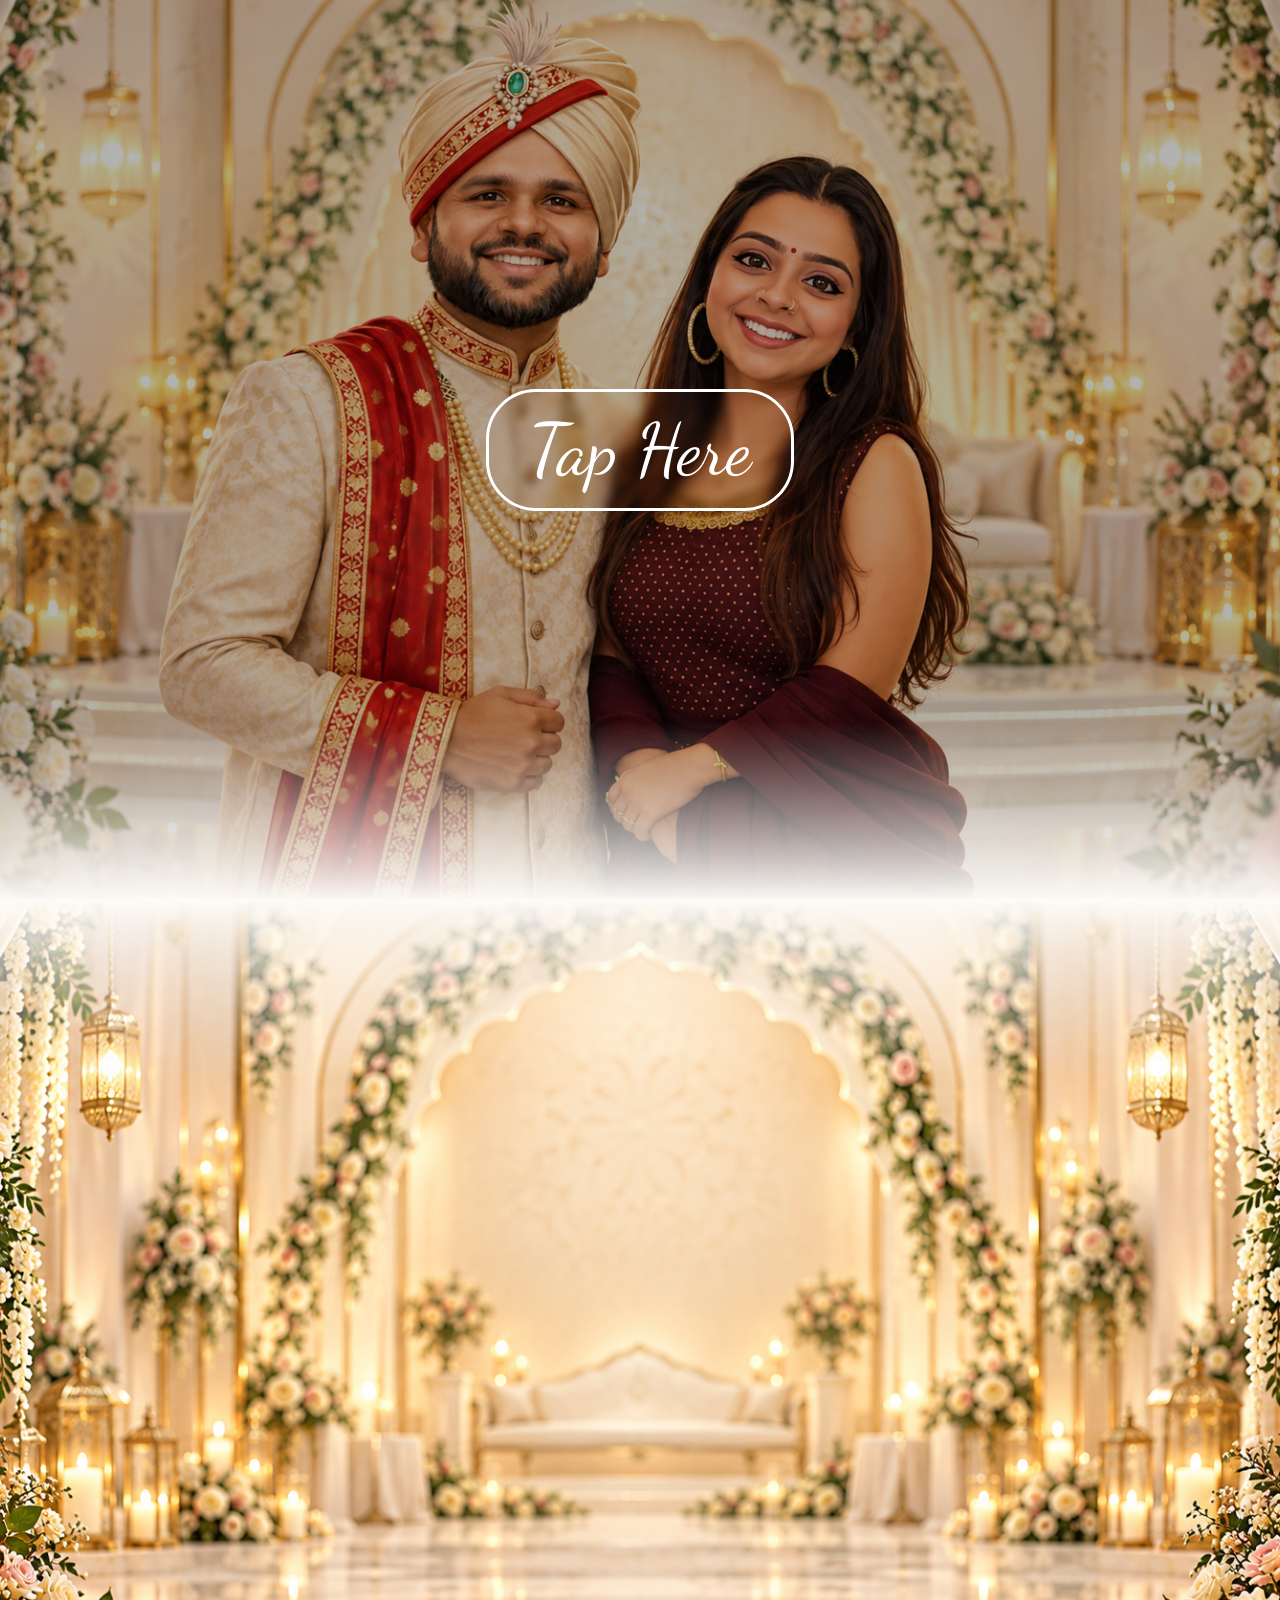
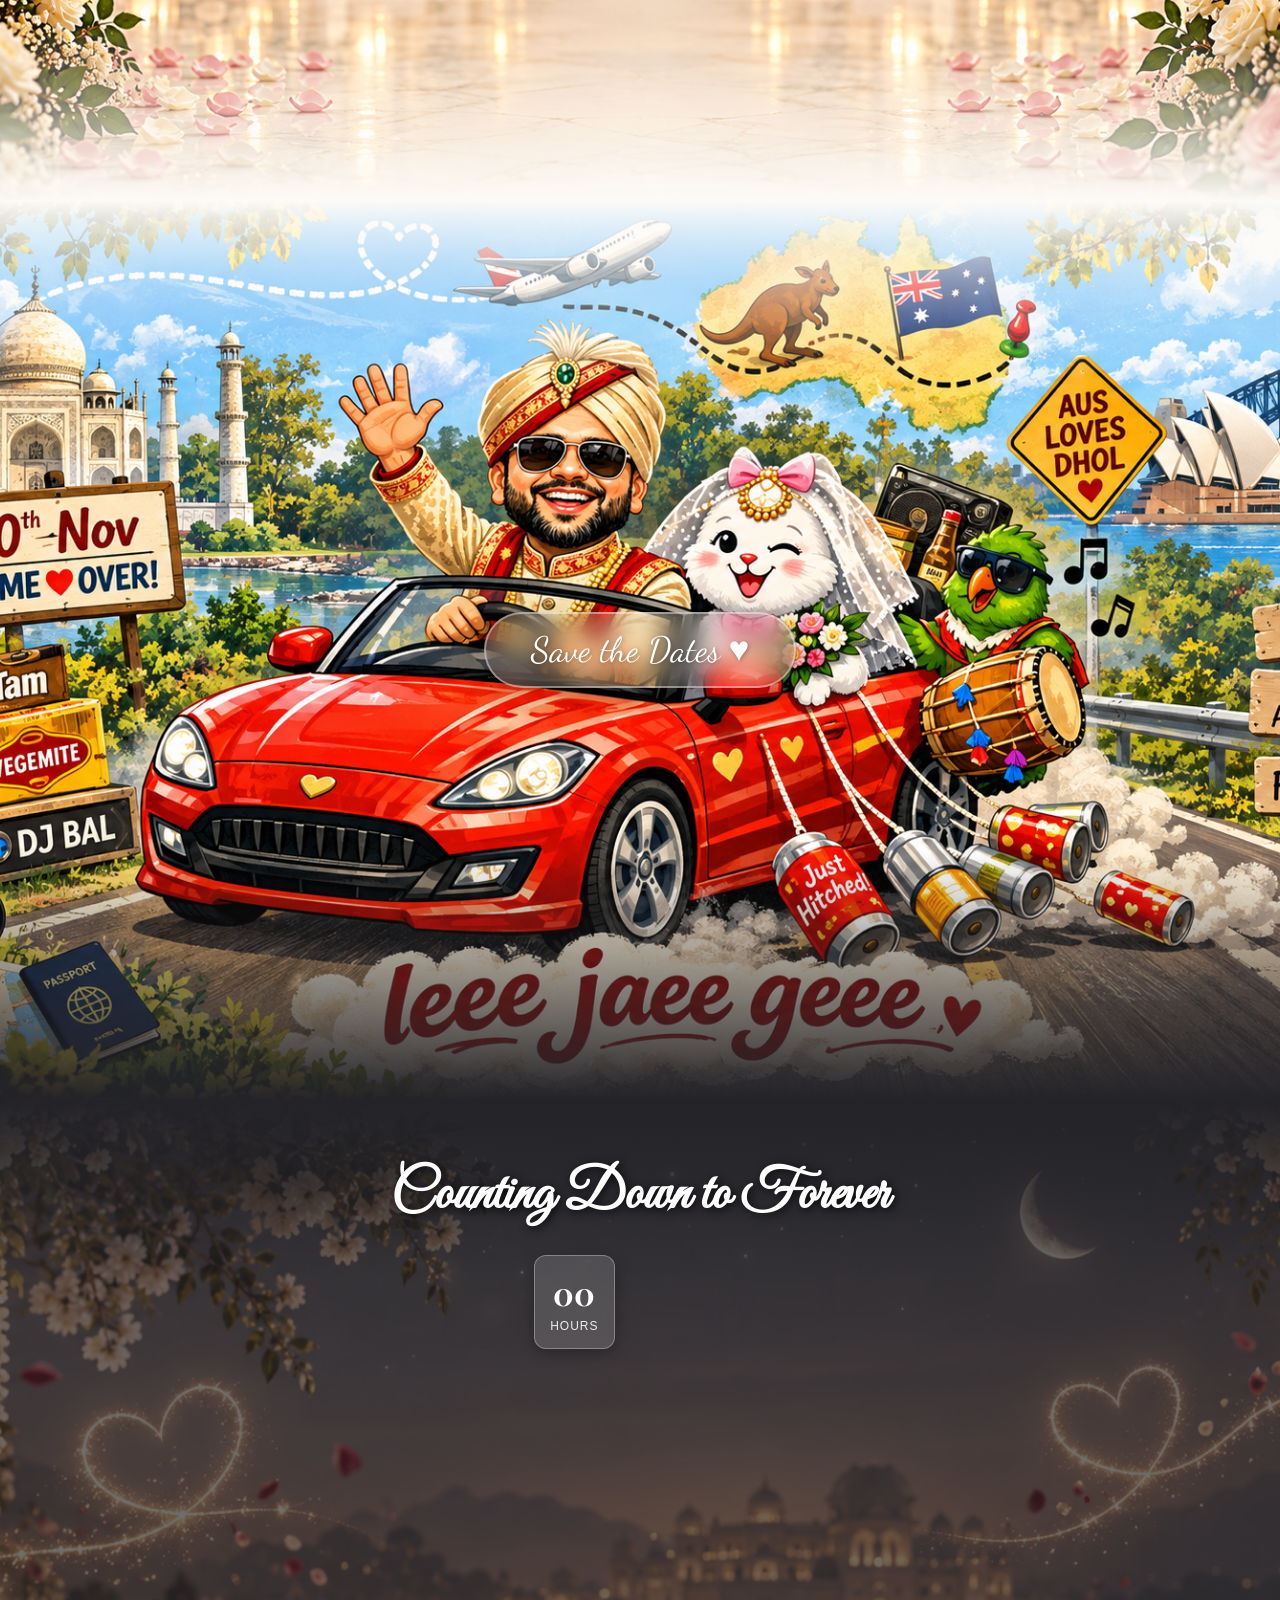
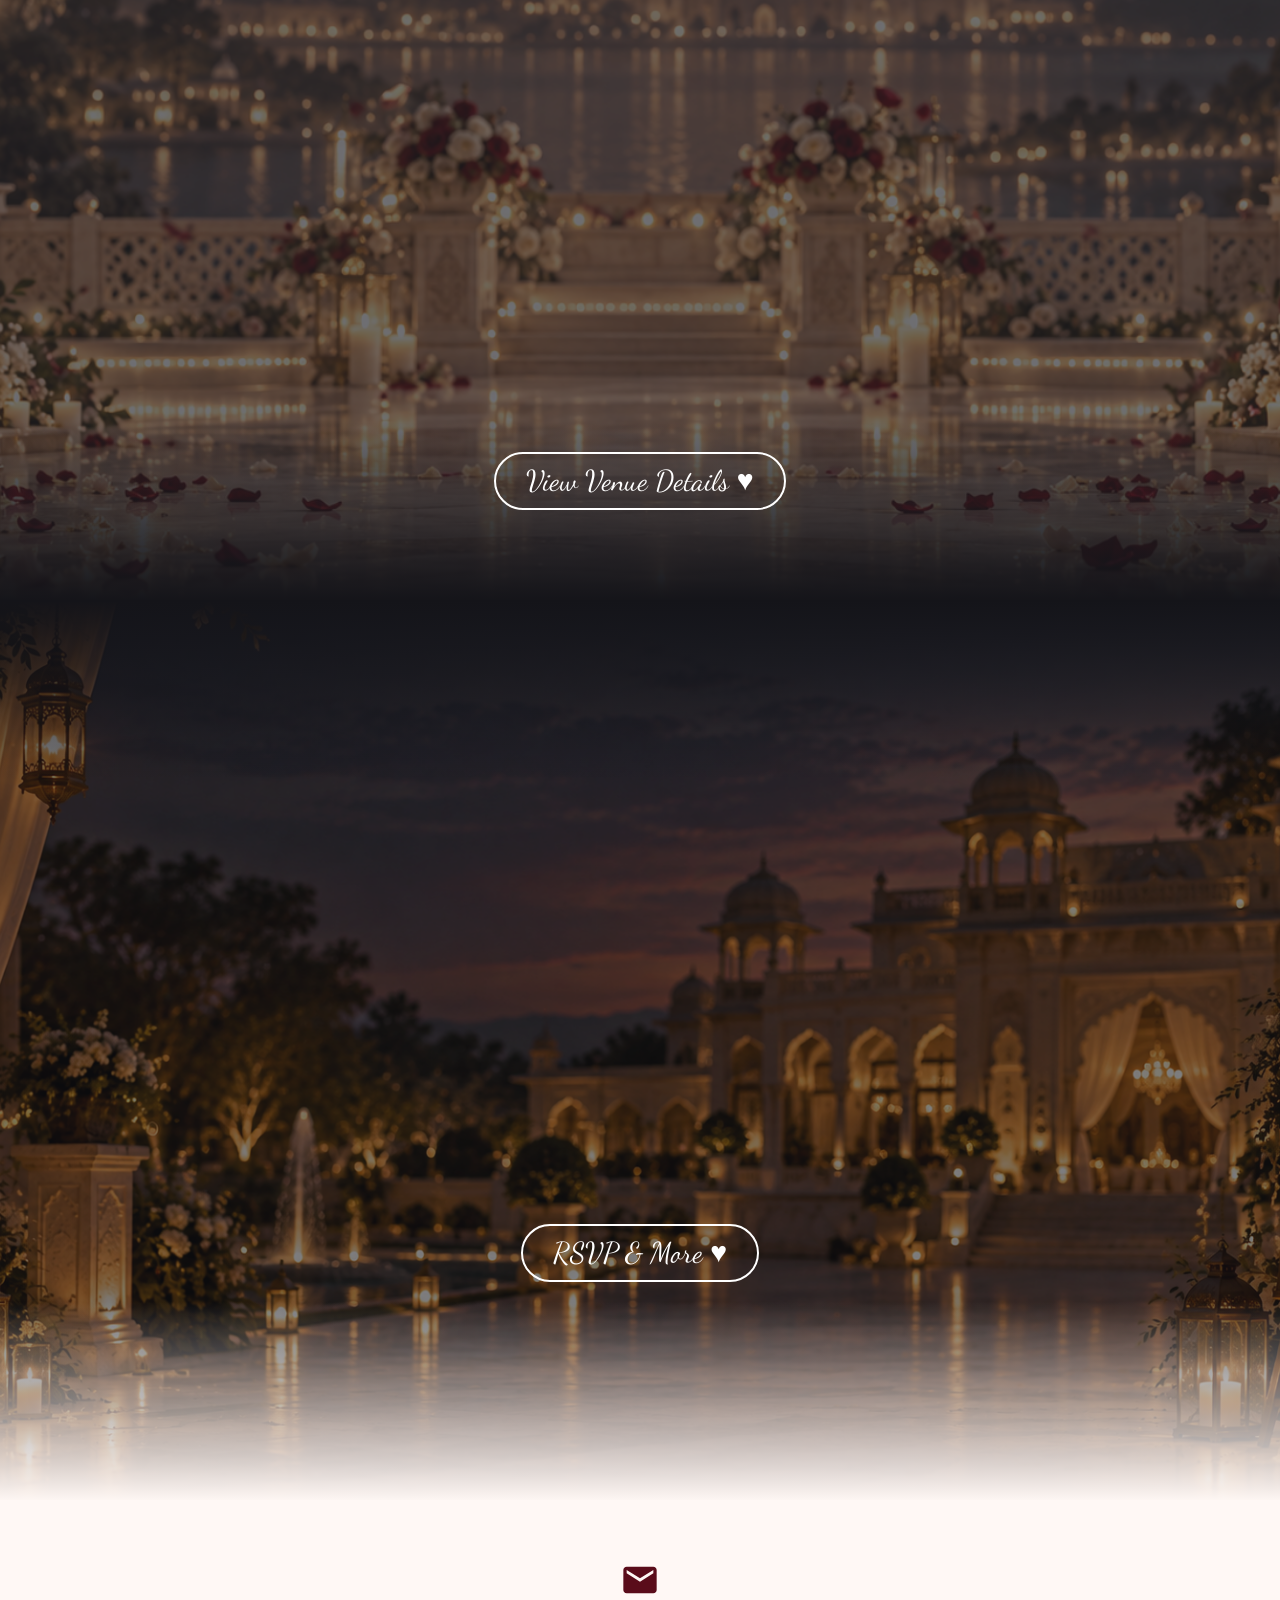
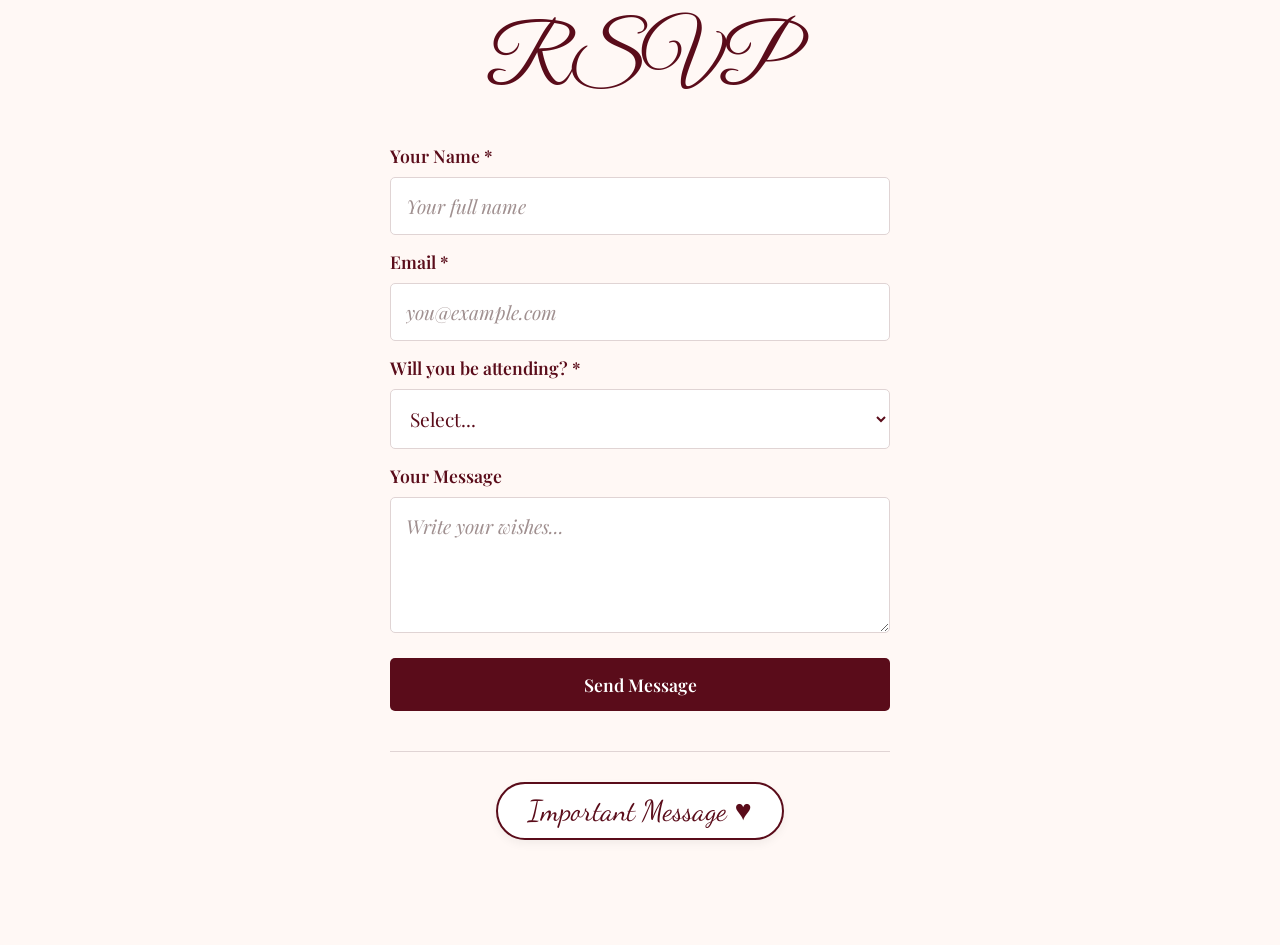
<file: invi/index.html>
<!DOCTYPE html>
<html lang="en">
<head>
    <meta charset="UTF-8">
    <meta name="viewport" content="width=device-width, initial-scale=1.0">
    <title>Wedding Invitation</title>
    
    <!-- Importing Authentic Love Fonts & Elegant Serif Font -->
    <link href="https://fonts.googleapis.com/css2?family=Dancing+Script:wght@700&family=Great+Vibes&family=Playfair+Display:ital,wght@0,400;0,600;1,400&display=swap" rel="stylesheet">
    
    <!-- ALL CSS -->
    <style>
        /* Basic Reset */
        * {
            margin: 0;
            padding: 0;
            box-sizing: border-box;
        }

        body {
            font-family: 'Segoe UI', Tahoma, Geneva, Verdana, sans-serif;
            background-color: #fdfbf7; 
            color: #333;
            overflow-x: hidden; 
        }

        #invitation-container {
            width: 100%;
            background-color: #ffffff;
        }

        /* --- HOME PAGE STYLES --- */
        #home-page {
            position: relative;
            height: 100vh; 
            display: flex;
            justify-content: center;
            align-items: center;
            background-image: url("back1.png"); 
            background-size: cover; 
            background-position: center; 
            background-repeat: no-repeat;
        }

        .overlay {
            position: absolute;
            top: 0;
            left: 0;
            width: 100%;
            height: 100%;
            background-color: rgba(0, 0, 0, 0.3); 
            z-index: 1;
        }

        #home-page::after {
            content: '';
            position: absolute;
            bottom: -2px; 
            left: 0;
            width: 100%;
            height: 180px; 
            background: linear-gradient(to bottom, rgba(253, 251, 247, 0) 0%, rgba(253, 251, 247, 1) 100%);
            z-index: 2;
            pointer-events: none;
        }

        #tap-here-btn {
            position: relative;
            z-index: 3; 
            font-family: 'Dancing Script', cursive; 
            font-size: 3rem; 
            color: #ffffff;
            background-color: transparent;
            border: 3px solid #ffffff;
            padding: 15px 40px;
            border-radius: 50px;
            cursor: pointer;
            backdrop-filter: blur(4px); 
            transition: transform 0.2s ease, background-color 0.3s;
        }

        #tap-here-btn:active {
            transform: scale(0.95);
            background-color: rgba(255, 255, 255, 0.2);
        }

        /* --- SECOND PAGE STYLES --- */
        #second-page {
            position: relative;
            min-height: 100vh; 
            display: flex;
            flex-direction: column;
            justify-content: center;
            align-items: center;
            background-image: url("back2.png"); 
            background-size: cover; 
            background-position: center; 
            background-repeat: no-repeat;
            overflow: hidden; 
            padding: 40px 20px;
        }

        #second-page::before {
            content: '';
            position: absolute;
            top: 0;
            left: 0;
            width: 100%;
            height: 180px;
            background: linear-gradient(to bottom, rgba(253, 251, 247, 1) 0%, rgba(253, 251, 247, 0) 100%);
            z-index: 1;
            pointer-events: none;
        }

        #second-page::after {
            content: '';
            position: absolute;
            bottom: -2px; 
            left: 0;
            width: 100%;
            height: 180px; 
            background: linear-gradient(to bottom, rgba(253, 251, 247, 0) 0%, rgba(253, 251, 247, 1) 100%);
            z-index: 1;
            pointer-events: none;
        }

        .details-card {
            position: relative;
            z-index: 2;
            background: rgba(255, 255, 255, 0.75);
            backdrop-filter: blur(8px);
            border: 1px solid rgba(255, 255, 255, 0.6);
            border-radius: 20px;
            padding: 30px 20px;
            text-align: center;
            width: 100%;
            max-width: 600px;
            box-shadow: 0 10px 30px rgba(0,0,0,0.08);
            opacity: 0;
            transform: translateY(30px);
            transition: opacity 1.5s ease 0.2s, transform 1.5s ease 0.2s; 
        }

        #second-page.animate .details-card {
            opacity: 1;
            transform: translateY(0);
        }

        .intro-text {
            font-family: 'Playfair Display', serif;
            font-style: italic;
            font-size: 1.3rem;
            color: #5a0c1a; 
            margin-bottom: 25px;
            line-height: 1.5;
        }

        .person-details h3 {
            font-family: 'Great Vibes', cursive;
            font-size: 3rem;
            color: #5a0c1a;
            font-weight: normal;
            margin-bottom: 5px;
        }

        .person-details .parents {
            font-family: 'Playfair Display', serif;
            font-style: italic;
            font-size: 1.1rem;
            color: #444;
            margin-bottom: 8px;
        }

        .person-details .credentials {
            font-family: 'Playfair Display', serif;
            font-size: 1.05rem;
            font-weight: 600; 
            color: #5a0c1a; 
            letter-spacing: 0.5px;
            line-height: 1.5;
        }

        .ampersand {
            font-family: 'Great Vibes', cursive;
            font-size: 2.5rem;
            color: #5a0c1a;
            margin: 15px 0;
        }

        #surprise-btn {
            position: relative;
            z-index: 3;
            font-family: 'Dancing Script', cursive;
            font-size: 2rem;
            color: #5a0c1a;
            background-color: rgba(255, 255, 255, 0.85);
            border: 2px solid #5a0c1a;
            padding: 10px 35px;
            border-radius: 30px;
            margin-top: 35px;
            cursor: pointer;
            box-shadow: 0 5px 15px rgba(0,0,0,0.1);
            opacity: 0;
            transform: translateY(20px);
            transition: opacity 1.5s ease 0.6s, transform 1.5s ease 0.6s, background-color 0.3s, color 0.3s;
        }

        #second-page.animate #surprise-btn {
            opacity: 1;
            transform: translateY(0);
        }

        #surprise-btn:active {
            transform: scale(0.95);
        }

        /* --- THIRD PAGE STYLES --- */
        #third-page {
            position: relative;
            min-height: 100vh; 
            display: flex;
            flex-direction: column;
            justify-content: center;
            align-items: center;
            background-image: url("back3.png"); 
            background-size: cover; 
            background-position: center; 
            background-repeat: no-repeat;
            overflow: hidden; 
        }

        #third-page::before {
            content: '';
            position: absolute;
            top: 0;
            left: 0;
            width: 100%;
            height: 180px;
            background: linear-gradient(to bottom, rgba(253, 251, 247, 1) 0%, rgba(253, 251, 247, 0) 100%);
            z-index: 1;
            pointer-events: none;
        }

        #third-page::after {
            content: '';
            position: absolute;
            bottom: -2px; 
            left: 0;
            width: 100%;
            height: 250px; 
            background: linear-gradient(to bottom, rgba(35, 35, 40, 0) 0%, rgba(35, 35, 40, 1) 100%);
            z-index: 1;
            pointer-events: none;
        }

        #blurry-btn {
            position: relative;
            z-index: 3;
            font-family: 'Dancing Script', cursive;
            font-size: 2.2rem;
            color: #ffffff;
            background-color: rgba(255, 255, 255, 0.15); 
            backdrop-filter: blur(12px); 
            border: 2px solid rgba(255, 255, 255, 0.4);
            padding: 15px 45px;
            border-radius: 50px;
            cursor: pointer;
            box-shadow: 0 8px 32px rgba(0, 0, 0, 0.2); 
            text-shadow: 1px 1px 4px rgba(0,0,0,0.3);
            transition: all 0.3s ease;
        }

        #blurry-btn:active {
            transform: scale(0.95);
            background-color: rgba(255, 255, 255, 0.25);
        }

        /* --- FOURTH PAGE STYLES --- */
        #fourth-page {
            position: relative;
            min-height: 100vh;
            height: auto; 
            display: flex;
            flex-direction: column;
            justify-content: center;
            align-items: center;
            background-image: url("back4.png"); 
            background-size: cover; 
            background-position: center; 
            background-repeat: no-repeat;
            padding: 60px 20px; 
        }

        .dark-overlay {
            position: absolute;
            top: 0;
            left: 0;
            width: 100%;
            height: 100%;
            background-color: rgba(35, 35, 40, 0.65); 
            z-index: 1;
        }

        #fourth-page::before {
            content: '';
            position: absolute;
            top: 0;
            left: 0;
            width: 100%;
            height: 180px;
            background: linear-gradient(to bottom, rgba(35, 35, 40, 1) 0%, rgba(35, 35, 40, 0) 100%);
            z-index: 2;
            pointer-events: none;
        }

        #fourth-page::after {
            content: '';
            position: absolute;
            bottom: -2px; 
            left: 0;
            width: 100%;
            height: 180px; 
            background: linear-gradient(to bottom, rgba(25, 25, 30, 0) 0%, rgba(20, 20, 25, 1) 100%);
            z-index: 2;
            pointer-events: none;
        }

        .fourth-page-content {
            position: relative;
            z-index: 3;
            text-align: center;
            color: #ffffff;
            width: 100%;
            max-width: 600px;
            padding-bottom: 30px;
        }

        .fourth-page-content h2 {
            font-family: 'Great Vibes', cursive;
            font-size: 3.5rem;
            color: #ffffff;
            text-shadow: 2px 2px 10px rgba(0,0,0,0.8);
            margin-bottom: 25px;
        }

        .countdown {
            display: flex;
            justify-content: center;
            gap: 15px;
            margin-bottom: 40px;
        }

        .time-box {
            background: rgba(255, 255, 255, 0.15);
            backdrop-filter: blur(8px);
            padding: 15px;
            border-radius: 12px;
            border: 1px solid rgba(255, 255, 255, 0.3);
            text-align: center;
            min-width: 75px;
            box-shadow: 0 4px 15px rgba(0,0,0,0.3);
        }

        .time-box span {
            font-size: 2rem;
            font-weight: bold;
            font-family: 'Playfair Display', serif;
            display: block;
        }

        .time-box p {
            font-size: 0.75rem;
            text-transform: uppercase;
            letter-spacing: 1px;
            margin-top: 5px;
            opacity: 0.9;
        }

        .events-timeline {
            display: flex;
            flex-direction: column;
            gap: 20px;
            margin-bottom: 40px;
        }

        .event-card {
            background: rgba(20, 20, 25, 0.6);
            backdrop-filter: blur(10px);
            padding: 25px;
            border-radius: 15px;
            border-left: 5px solid #d4af37; 
            text-align: left;
            box-shadow: 0 10px 20px rgba(0,0,0,0.4);
            opacity: 0;
            transform: translateY(20px);
            transition: all 0.8s ease;
        }

        #fourth-page.animate .event-card {
            opacity: 1;
            transform: translateY(0);
        }

        .event-card h3 {
            font-family: 'Great Vibes', cursive;
            font-size: 2.4rem;
            color: #d4af37; 
            margin-bottom: 5px;
        }

        .event-card .event-date {
            font-family: 'Playfair Display', serif;
            font-size: 1.1rem;
            font-weight: bold;
            color: #ffffff;
            margin-bottom: 12px;
            letter-spacing: 0.5px;
        }

        .event-card .event-desc {
            font-family: 'Playfair Display', serif;
            font-style: italic;
            font-size: 1.1rem;
            line-height: 1.6;
            color: #fdfbf7;
        }

        #venue-scroll-btn {
            font-family: 'Dancing Script', cursive;
            font-size: 1.8rem;
            color: #ffffff;
            background-color: transparent;
            border: 2px solid #ffffff;
            padding: 10px 30px;
            border-radius: 30px;
            cursor: pointer;
            transition: all 0.3s ease;
        }

        /* --- FIFTH PAGE STYLES (Venue Page) --- */
        #fifth-page {
            position: relative;
            min-height: 100vh; 
            display: flex;
            flex-direction: column;
            justify-content: center;
            align-items: center;
            background-image: url("back5.png"); 
            background-size: cover; 
            background-position: center; 
            background-repeat: no-repeat;
            padding: 40px 20px;
            overflow: hidden;
        }

        .venue-overlay {
            position: absolute;
            top: 0;
            left: 0;
            width: 100%;
            height: 100%;
            background-color: rgba(20, 20, 25, 0.55); 
            z-index: 1;
        }

        #fifth-page::before {
            content: '';
            position: absolute;
            top: 0;
            left: 0;
            width: 100%;
            height: 180px;
            background: linear-gradient(to bottom, rgba(20, 20, 25, 1) 0%, rgba(20, 20, 25, 0) 100%);
            z-index: 2;
            pointer-events: none;
        }

        #fifth-page::after {
            content: '';
            position: absolute;
            bottom: -2px; 
            left: 0;
            width: 100%;
            height: 200px;
            background: linear-gradient(to bottom, rgba(255, 248, 245, 0) 0%, rgba(255, 248, 245, 1) 100%);
            z-index: 2;
            pointer-events: none;
        }

        .venue-card {
            position: relative;
            z-index: 3;
            background: rgba(255, 255, 255, 0.1);
            backdrop-filter: blur(10px);
            border: 1px solid rgba(255, 255, 255, 0.2);
            border-radius: 20px;
            padding: 40px 20px;
            text-align: center;
            width: 100%;
            max-width: 600px;
            box-shadow: 0 10px 30px rgba(0,0,0,0.4);
            color: #ffffff;
            opacity: 0;
            transform: translateY(30px);
            transition: all 1s ease;
        }

        #fifth-page.animate .venue-card {
            opacity: 1;
            transform: translateY(0);
        }

        .venue-subtitle {
            font-family: 'Playfair Display', serif;
            font-size: 1.1rem;
            letter-spacing: 3px;
            text-transform: uppercase;
            color: #d4af37;
            margin-bottom: 10px;
        }

        .venue-card h2 {
            font-family: 'Great Vibes', cursive;
            font-size: 3.5rem;
            color: #ffffff;
            margin-bottom: 15px;
            text-shadow: 2px 2px 8px rgba(0,0,0,0.5);
        }

        .venue-address {
            font-family: 'Playfair Display', serif;
            font-size: 1.3rem;
            margin-bottom: 25px;
            letter-spacing: 1px;
        }

        .venue-tagline {
            font-family: 'Dancing Script', cursive;
            font-size: 2rem;
            color: #d4af37;
            margin-bottom: 35px;
        }

        .maps-btn {
            display: inline-block;
            font-family: 'Playfair Display', serif;
            font-style: italic;
            font-size: 1rem;
            font-weight: 600;
            color: #5a0c1a;
            background-color: #ffffff;
            text-decoration: none;
            padding: 15px 25px;
            border-radius: 30px;
            box-shadow: 0 5px 15px rgba(0,0,0,0.3);
            transition: all 0.3s ease;
        }

        .maps-btn:active {
            transform: scale(0.95);
        }

        #rsvp-scroll-btn {
            position: relative;
            z-index: 3;
            font-family: 'Dancing Script', cursive;
            font-size: 1.8rem;
            color: #ffffff;
            background-color: transparent;
            border: 2px solid #ffffff;
            padding: 10px 30px;
            border-radius: 30px;
            margin-top: 30px;
            cursor: pointer;
            transition: all 0.3s ease;
        }

        /* --- SIXTH PAGE STYLES (RSVP & Kids Message) --- */
        #sixth-page {
            position: relative;
            min-height: 100vh;
            display: flex;
            flex-direction: column;
            justify-content: flex-start;
            align-items: center;
            background-color: #fff8f5; 
            padding: 60px 20px 80px 20px;
            overflow: hidden;
        }

        .rsvp-container {
            width: 100%;
            max-width: 500px;
            text-align: center;
            margin-bottom: 40px;
        }

        .rsvp-header {
            margin-bottom: 30px;
        }

        .rsvp-header svg {
            width: 40px;
            height: 40px;
            fill: #5a0c1a; 
            margin-bottom: 10px;
        }

        .rsvp-header h2 {
            font-family: 'Great Vibes', cursive;
            font-size: 4rem;
            color: #5a0c1a;
            font-weight: normal;
        }

        .rsvp-form {
            display: flex;
            flex-direction: column;
            text-align: left;
            gap: 15px;
        }

        .rsvp-form label {
            font-family: 'Playfair Display', serif;
            font-size: 0.95rem;
            font-weight: 600;
            color: #5a0c1a;
            margin-bottom: -5px;
        }

        /* --- UPDATED RSVP INPUT STYLING --- */
        .rsvp-form input,
        .rsvp-form select,
        .rsvp-form textarea {
            width: 100%;
            padding: 12px 15px;
            border: 1px solid #e0d4d4;
            border-radius: 5px;
            font-family: 'Playfair Display', serif; /* Elegant font added here */
            font-size: 1.1rem;
            background-color: #ffffff;
            color: #5a0c1a; /* Royal burgundy color for the typed text */
            outline: none;
            transition: border-color 0.3s, box-shadow 0.3s;
        }

        /* Making the placeholder text elegant and italicized */
        .rsvp-form input::placeholder,
        .rsvp-form textarea::placeholder {
            font-family: 'Playfair Display', serif;
            font-style: italic;
            color: #a09090; /* Soft greyish pink */
        }

        .rsvp-form input:focus,
        .rsvp-form select:focus,
        .rsvp-form textarea:focus {
            border-color: #5a0c1a;
            box-shadow: 0 0 5px rgba(90, 12, 26, 0.2);
        }

        .rsvp-submit {
            background-color: #5a0c1a;
            color: #ffffff;
            border: none;
            padding: 15px;
            font-family: 'Playfair Display', serif;
            font-size: 1.1rem;
            font-weight: 600;
            border-radius: 5px;
            cursor: pointer;
            margin-top: 10px;
            transition: background-color 0.3s;
        }

        .rsvp-submit:active {
            transform: scale(0.98);
        }

        /* Kids Message Section */
        .kids-section {
            width: 100%;
            max-width: 500px;
            text-align: center;
            border-top: 1px solid #e0d4d4;
            padding-top: 30px;
        }

        #important-msg-btn {
            font-family: 'Dancing Script', cursive;
            font-size: 1.8rem;
            color: #5a0c1a;
            background-color: #ffffff;
            border: 2px solid #5a0c1a;
            padding: 10px 30px;
            border-radius: 30px;
            cursor: pointer;
            box-shadow: 0 4px 10px rgba(0,0,0,0.05);
            transition: all 0.3s ease;
        }

        #important-msg-btn:active {
            transform: scale(0.95);
        }

        #important-msg-btn:hover {
            background-color: #5a0c1a;
            color: #ffffff;
        }

        .kids-messages {
            display: flex;
            flex-direction: column;
            gap: 20px;
            margin-top: 25px;
            opacity: 0;
            transform: translateY(20px);
            pointer-events: none;
            transition: all 0.5s ease;
            max-height: 0;
            overflow: hidden;
        }

        .kids-messages.show {
            opacity: 1;
            transform: translateY(0);
            pointer-events: auto;
            max-height: 500px; 
        }

        .bubble {
            position: relative;
            max-width: 80%;
            padding: 15px 20px;
            border-radius: 20px;
            font-family: 'Dancing Script', cursive;
            font-size: 1.6rem;
            box-shadow: 0 4px 15px rgba(0,0,0,0.05);
        }

        .bubble span {
            display: block;
            font-family: 'Playfair Display', serif;
            font-size: 0.85rem;
            font-weight: bold;
            text-transform: uppercase;
            letter-spacing: 1px;
            margin-top: 5px;
        }

        .bubble.left {
            align-self: flex-start;
            background-color: #ffffff;
            color: #5a0c1a;
            border: 2px solid #5a0c1a;
            border-bottom-left-radius: 0; 
            text-align: left;
        }

        .bubble.right {
            align-self: flex-end;
            background-color: #5a0c1a;
            color: #ffffff;
            border-bottom-right-radius: 0; 
            text-align: right;
        }
        
        .bubble.right span {
            color: #fdfbf7;
        }

        /* Responsive */
        @media (min-width: 768px) {
            #tap-here-btn { font-size: 4.5rem; }
            .rsvp-header h2 { font-size: 5rem; }
            .rsvp-form label { font-size: 1.1rem; }
            .rsvp-form input, .rsvp-form select, .rsvp-form textarea { font-size: 1.2rem; padding: 15px; }
            .bubble { font-size: 2rem; }
        }
    </style>
</head>
<body>

    <main id="invitation-container">
        
        <!-- FIRST PAGE -->
        <section id="home-page">
            <div class="overlay"></div>
            <button id="tap-here-btn">Tap Here</button>
        </section>

        <!-- SECOND PAGE -->
        <section id="second-page">
            <div class="details-card">
                <p class="intro-text">We are honored to welcome you<br>to the Wedding Ceremony of</p>
                <div class="formal-names">
                    <div class="person-details">
                        <h3>Balpreet Singh</h3>
                        <p class="parents">Son of Mr. & Mrs. Balvir Singh</p>
                        <p class="credentials">BCA, MCA, Pursuing Ph.D.<br>Teaching Assistant</p>
                    </div>
                    <div class="ampersand">&</div>
                    <div class="person-details">
                        <h3>Amrit Paul</h3>
                        <p class="parents">Daughter of Mr. & Mrs. Inderjit Paul</p>
                        <p class="credentials">MBA, Australia</p>
                    </div>
                </div>
            </div>
            <button id="surprise-btn">Click for Surprise ♥</button>
        </section>

        <!-- THIRD PAGE -->
        <section id="third-page">
            <button id="blurry-btn">Save the Dates ♥</button>
        </section>

        <!-- FOURTH PAGE -->
        <section id="fourth-page">
            <div class="dark-overlay"></div>
            <div class="fourth-page-content">
                <h2>Counting Down to Forever</h2>
                
                <div class="countdown">
                    <div class="time-box">
                        <span id="days">00</span>
                        <p>Days</p>
                    </div>
                    <div class="time-box">
                        <span id="hours">00</span>
                        <p>Hours</p>
                    </div>
                    <div class="time-box">
                        <span id="minutes">00</span>
                        <p>Minutes</p>
                    </div>
                    <div class="time-box">
                        <span id="seconds">00</span>
                        <p>Seconds</p>
                    </div>
                </div>

                <div class="events-timeline">
                    <div class="event-card">
                        <h3>Jaggo Ceremony</h3>
                        <p class="event-date">18 November 2026</p>
                        <p class="event-desc">Join us as we begin the wedding celebrations with the joyful Jaggo Ceremony.</p>
                    </div>
                    <div class="event-card">
                        <h3>Wedding Ceremony</h3>
                        <p class="event-date">20 November 2026</p>
                        <p class="event-desc">Your gracious presence is requested as we celebrate our union with love and blessings. ♥</p>
                    </div>
                    <div class="event-card">
                        <h3>Reception</h3>
                        <p class="event-date">21 November 2026 · 12:00 PM onwards</p>
                        <p class="event-desc">Your gracious presence is requested at the Reception as we celebrate together with family and friends.</p>
                    </div>
                </div>
                
                <button id="venue-scroll-btn">View Venue Details ♥</button>

            </div>
        </section>

        <!-- FIFTH PAGE (Venue) -->
        <section id="fifth-page">
            <div class="venue-overlay"></div>
            <div class="venue-card">
                <p class="venue-subtitle">Venue</p>
                <h2>The London Dreams</h2>
                <p class="venue-address">Palahi Road, Phagwara</p>
                <p class="venue-tagline">"Where Dreams Come True"</p>
                
                <a href="https://www.google.com/maps/search/?api=1&query=The+London+Dreams,+Palahi+Road,+Phagwara" target="_blank" class="maps-btn">
                    Follow this path to begin our forever destiny ♥
                </a>
            </div>

            <!-- Scroll to RSVP -->
            <button id="rsvp-scroll-btn">RSVP & More ♥</button>
        </section>

        <!-- SIXTH PAGE (RSVP & Kids Message) -->
        <section id="sixth-page">
            
            <!-- RSVP Form Container -->
            <div class="rsvp-container">
                <div class="rsvp-header">
                    <svg viewBox="0 0 24 24" xmlns="http://www.w3.org/2000/svg">
                        <path d="M20 4H4C2.9 4 2.01 4.9 2.01 6L2 18C2 19.1 2.9 20 4 20H20C21.1 20 22 19.1 22 18V6C22 4.9 21.1 4 20 4ZM20 8L12 13L4 8V6L12 11L20 6V8Z"/>
                    </svg>
                    <h2>RSVP</h2>
                </div>

                <form class="rsvp-form" onsubmit="event.preventDefault(); alert('RSVP functionality would go here!');">
                    <label>Your Name *</label>
                    <input type="text" placeholder="Your full name" required>

                    <label>Email *</label>
                    <input type="email" placeholder="you@example.com" required>

                    <label>Will you be attending? *</label>
                    <select required>
                        <option value="" disabled selected>Select...</option>
                        <option value="yes">Joyfully Accept</option>
                        <option value="no">Regretfully Decline</option>
                    </select>

                    <label>Your Message</label>
                    <textarea placeholder="Write your wishes..." rows="4"></textarea>

                    <button type="submit" class="rsvp-submit">Send Message</button>
                </form>
            </div>

            <!-- Kids Important Message Section -->
            <div class="kids-section">
                <button id="important-msg-btn" type="button">Important Message ♥</button>
                
                <div id="kids-messages-container" class="kids-messages">
                    <!-- Left Bubble (Narya) -->
                    <div class="bubble left">
                        "Meri masi ki shadi me jrur ana"
                        <span>- Nayra</span>
                    </div>

                    <!-- Right Bubble (Mannu & Shindu) -->
                    <div class="bubble right">
                        "Mele chachu ki shadi me jrur ana"
                        <span>- Mannu & Shindu</span>
                    </div>
                </div>
            </div>

        </section>
        
    </main>

    <!-- ALL JAVASCRIPT -->
    <script>
        // Reusable Smooth Scroll Function
        function smoothScrollTo(targetId, duration) {
            const target = document.getElementById(targetId);
            const targetPosition = target.getBoundingClientRect().top;
            const startPosition = window.pageYOffset;
            let startTime = null;

            function smoothScroll(currentTime) {
                if (startTime === null) startTime = currentTime;
                const timeElapsed = currentTime - startTime;
                
                const progress = Math.min(timeElapsed / duration, 1);
                const ease = progress < 0.5 
                    ? 2 * progress * progress 
                    : -1 + (4 - 2 * progress) * progress;
                
                window.scrollTo(0, startPosition + (targetPosition * ease));
                
                if (timeElapsed < duration) {
                    requestAnimationFrame(smoothScroll);
                }
            }
            requestAnimationFrame(smoothScroll);
        }

        // Button Scroll Listeners
        document.getElementById("tap-here-btn").addEventListener("click", function() { smoothScrollTo("second-page", 1800); });
        document.getElementById("surprise-btn").addEventListener("click", function() { smoothScrollTo("third-page", 1800); });
        document.getElementById("blurry-btn").addEventListener("click", function() { smoothScrollTo("fourth-page", 1800); });
        document.getElementById("venue-scroll-btn").addEventListener("click", function() { smoothScrollTo("fifth-page", 1800); });
        document.getElementById("rsvp-scroll-btn").addEventListener("click", function() { smoothScrollTo("sixth-page", 1800); });

        // Toggle Kids Messages
        document.getElementById("important-msg-btn").addEventListener("click", function() {
            const container = document.getElementById("kids-messages-container");
            container.classList.toggle("show");
            
            if(container.classList.contains("show")) {
                setTimeout(() => {
                    container.scrollIntoView({ behavior: 'smooth', block: 'end' });
                }, 300);
            }
        });

        // Countdown Timer Logic
        const weddingDate = new Date("November 20, 2026 00:00:00").getTime();
        const countdownTimer = setInterval(function() {
            const now = new Date().getTime();
            const distance = weddingDate - now;
            
            if (distance < 0) {
                clearInterval(countdownTimer);
                document.getElementById("days").innerText = "00";
                document.getElementById("hours").innerText = "00";
                document.getElementById("minutes").innerText = "00";
                document.getElementById("seconds").innerText = "00";
                return;
            }
            
            const days = Math.floor(distance / (1000 * 60 * 60 * 24));
            const hours = Math.floor((distance % (1000 * 60 * 60 * 24)) / (1000 * 60 * 60));
            const minutes = Math.floor((distance % (1000 * 60 * 60)) / (1000 * 60));
            const seconds = Math.floor((distance % (1000 * 60)) / 1000);
            
            document.getElementById("days").innerText = days < 10 ? "0" + days : days;
            document.getElementById("hours").innerText = hours < 10 ? "0" + hours : hours;
            document.getElementById("minutes").innerText = minutes < 10 ? "0" + minutes : minutes;
            document.getElementById("seconds").innerText = seconds < 10 ? "0" + seconds : seconds;
        }, 1000);

        // Animation trigger for details, events, and venue cards
        const observer = new IntersectionObserver((entries) => {
            entries.forEach(entry => {
                if (entry.isIntersecting) {
                    entry.target.classList.add('animate');
                } else {
                    entry.target.classList.remove('animate'); 
                }
            });
        }, { threshold: 0.15 });

        observer.observe(document.getElementById('second-page'));
        observer.observe(document.getElementById('fourth-page'));
        observer.observe(document.getElementById('fifth-page'));
    </script>
</body>
</html>
</file>
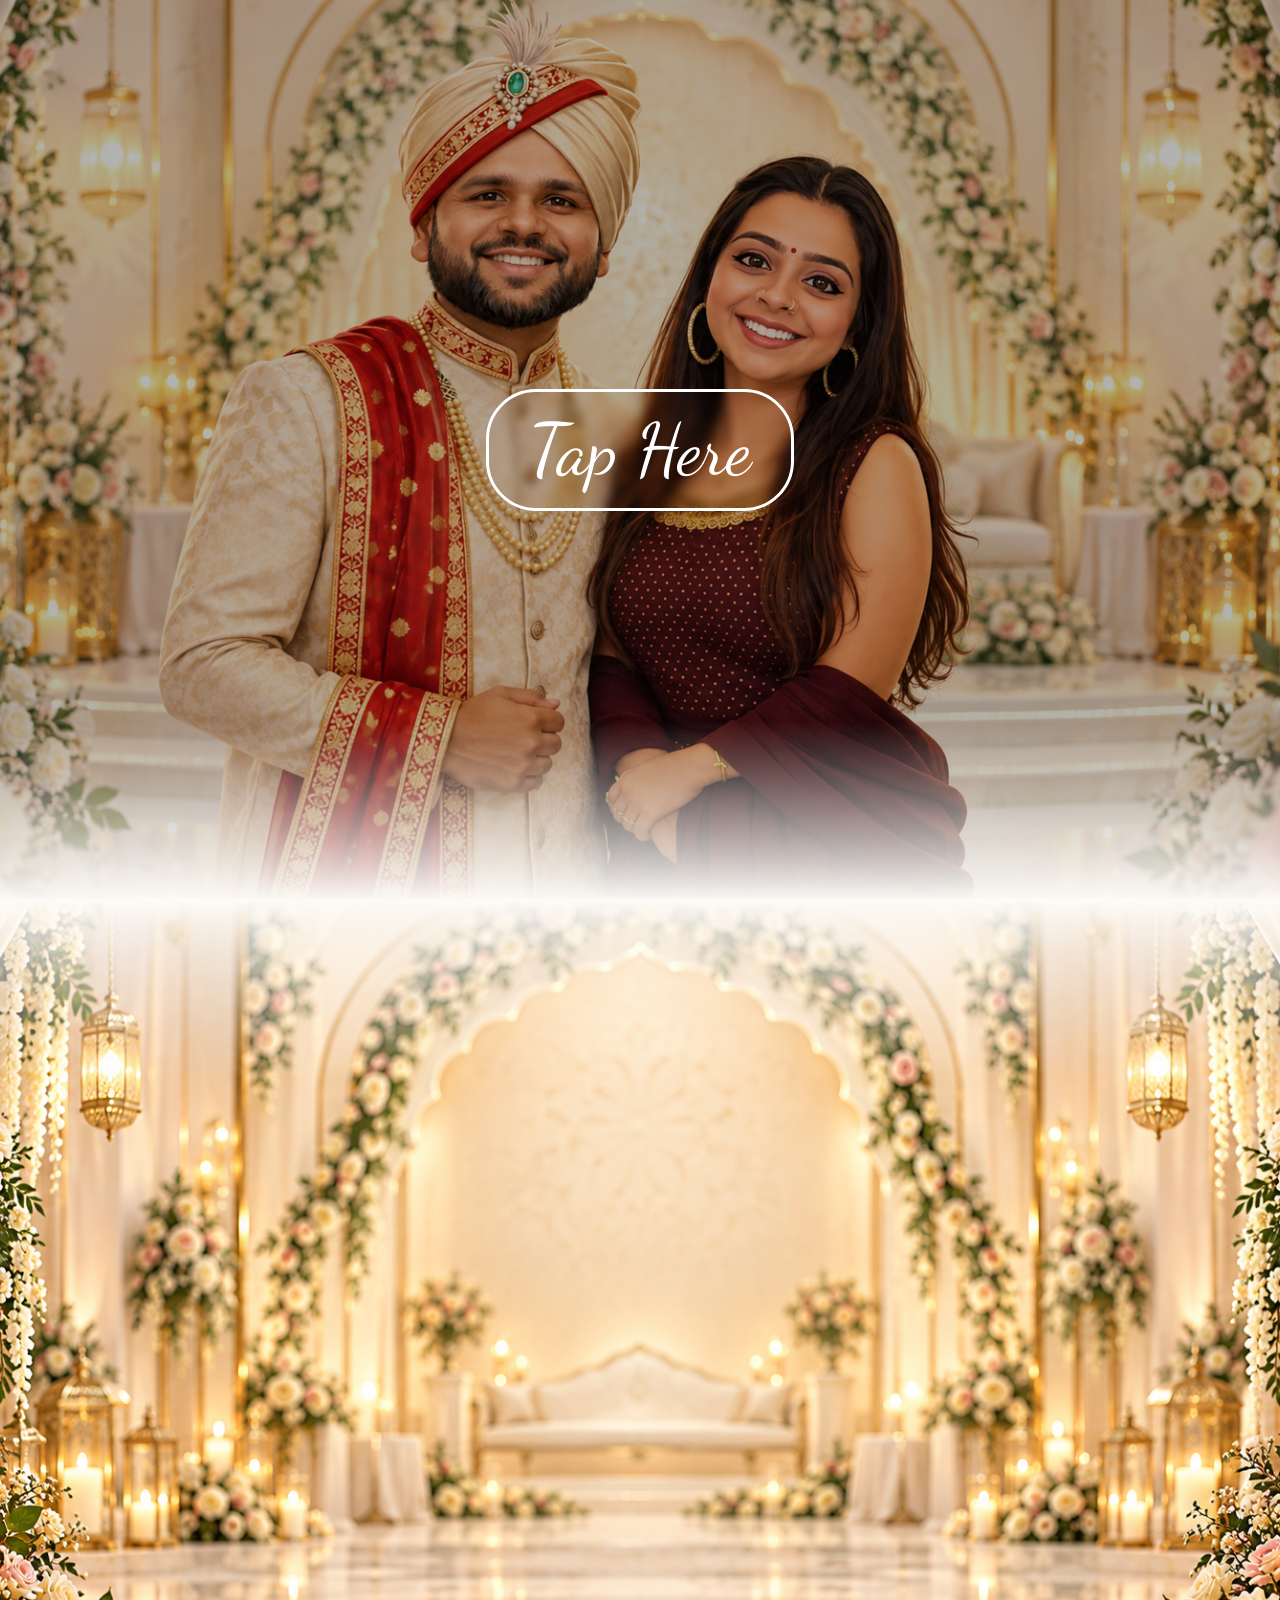
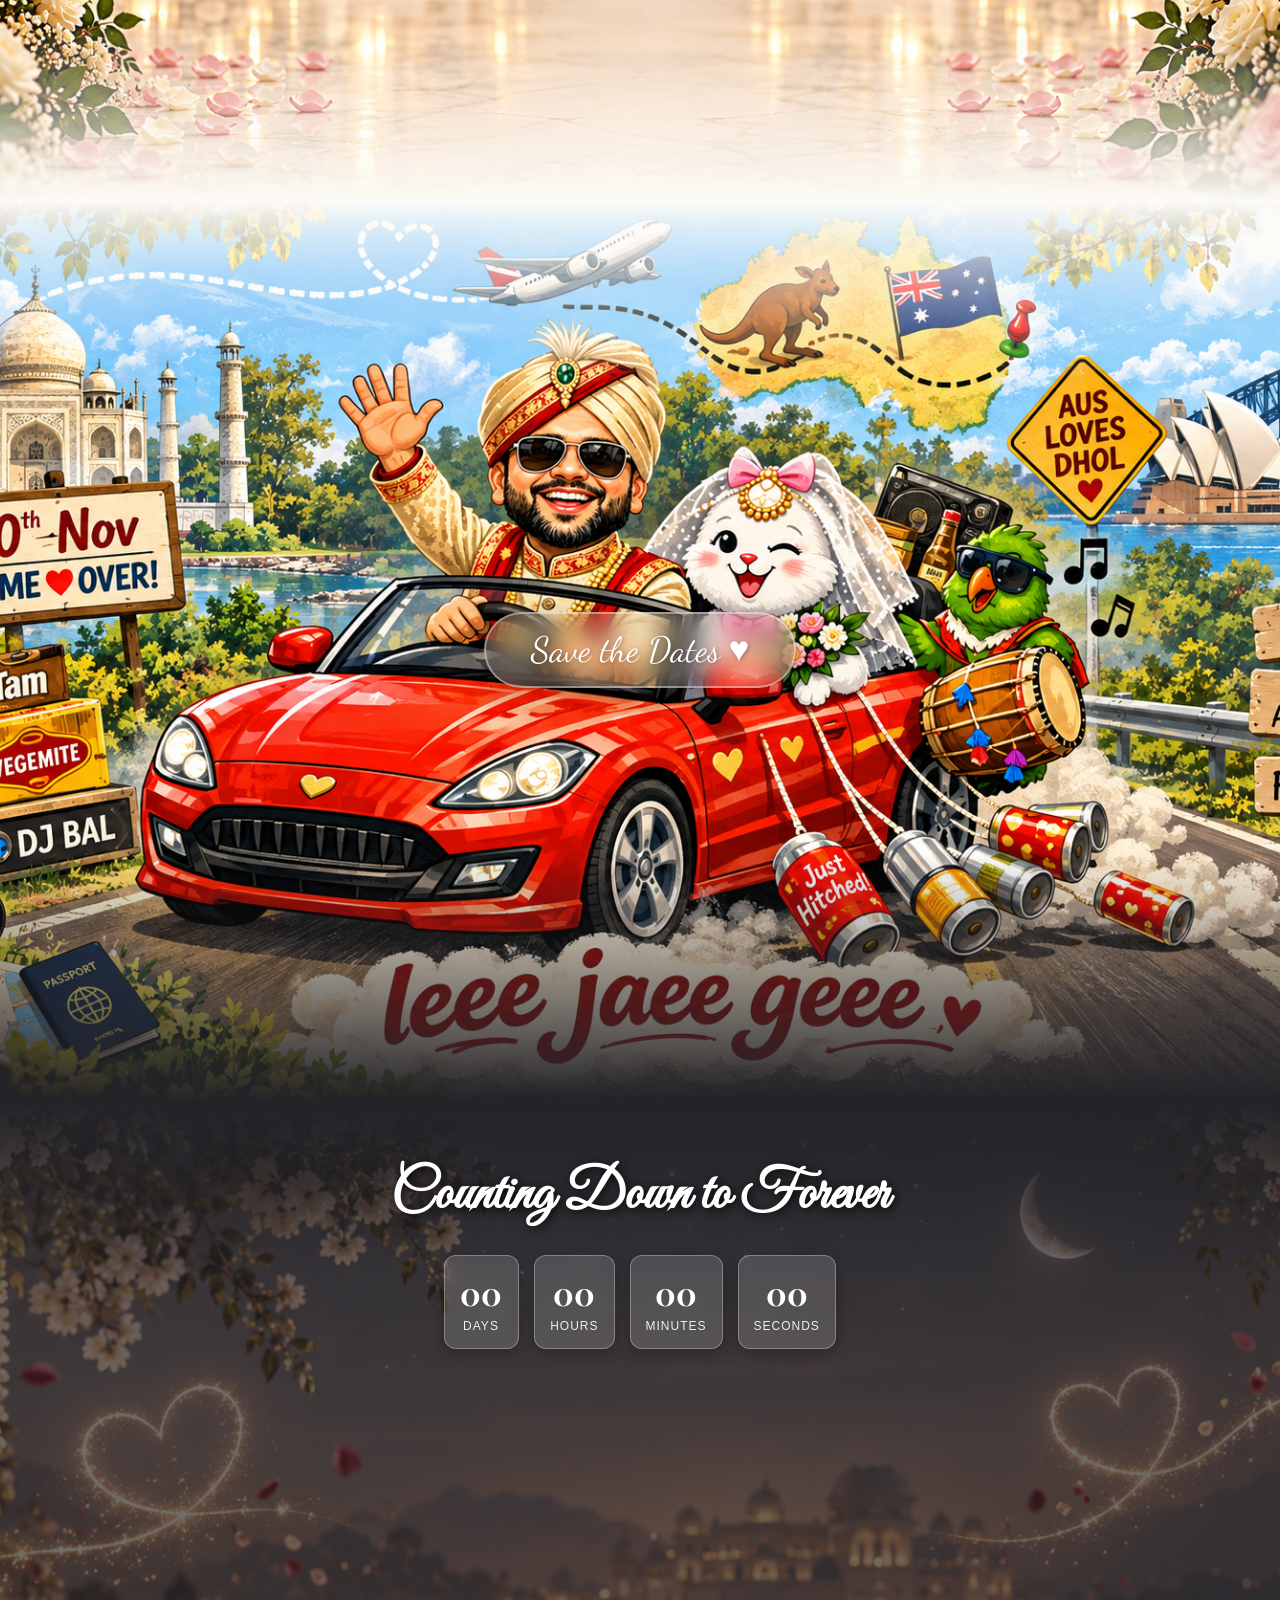
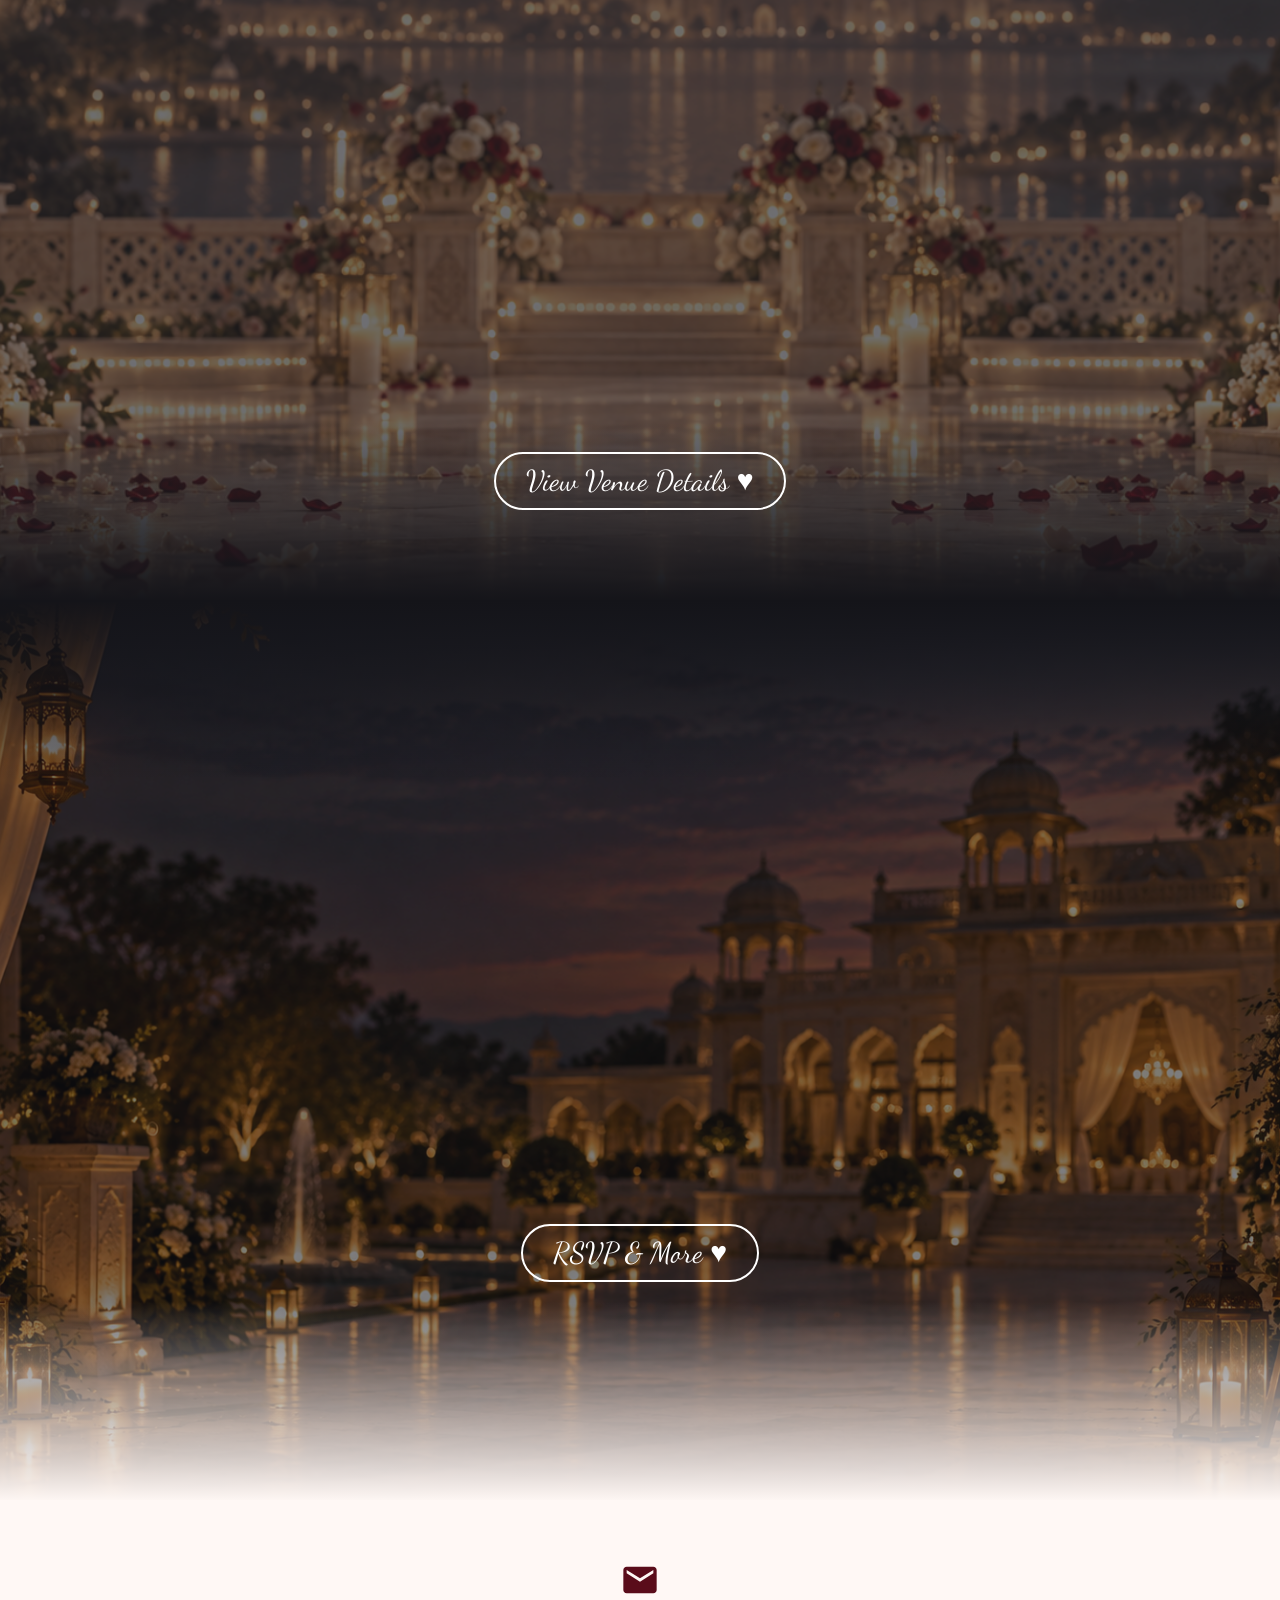
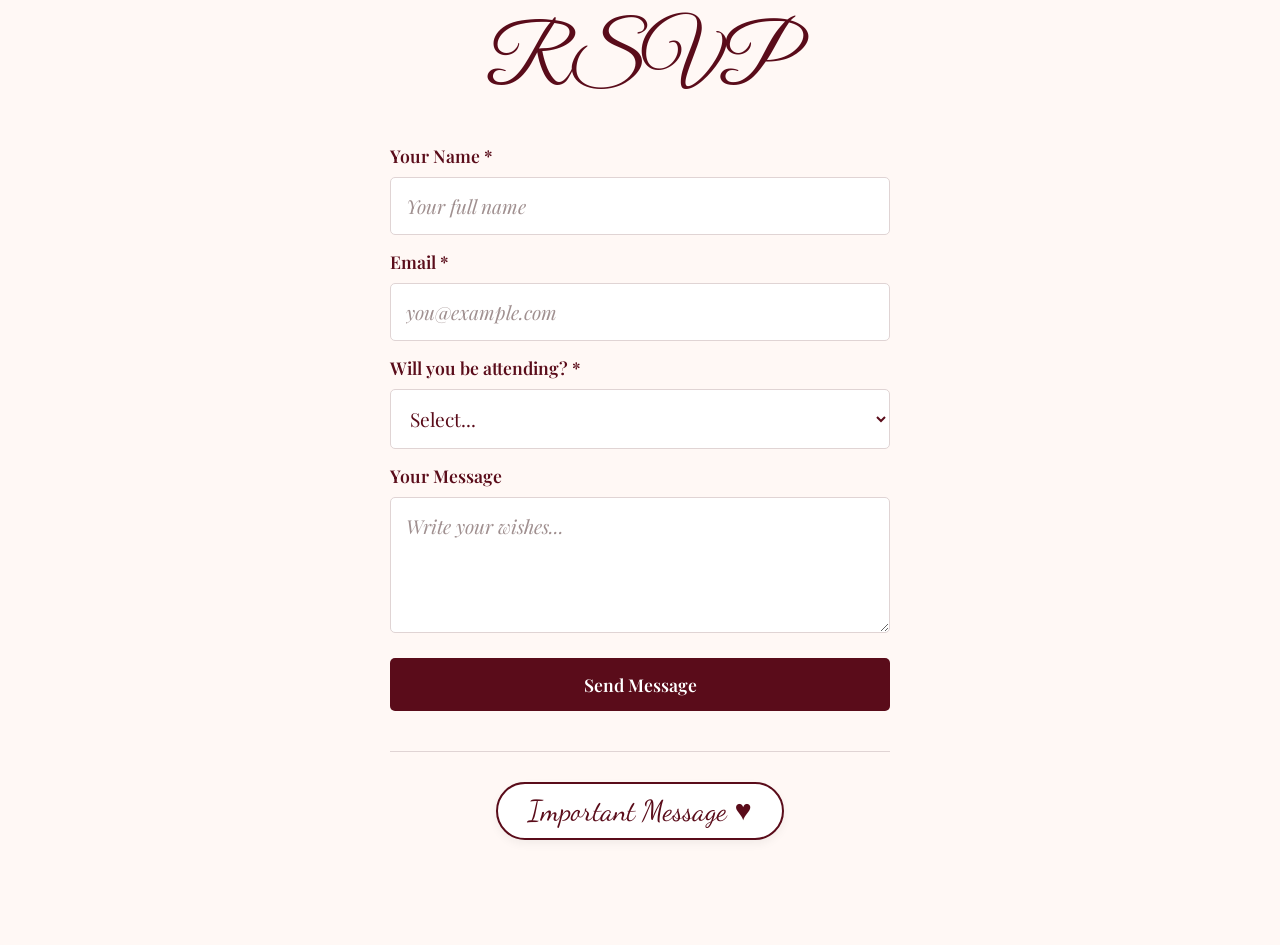
<file: invi/invi.html>
<!DOCTYPE html>
<html lang="en">
<head>
    <meta charset="UTF-8">
    <meta name="viewport" content="width=device-width, initial-scale=1.0">
    <title>Wedding Invitation</title>
    
    <!-- Importing Authentic Love Fonts & Elegant Serif Font -->
    <link href="https://fonts.googleapis.com/css2?family=Dancing+Script:wght@700&family=Great+Vibes&family=Playfair+Display:ital,wght@0,400;0,600;1,400&display=swap" rel="stylesheet">
    
    <!-- ALL CSS -->
    <style>
        /* Basic Reset */
        * {
            margin: 0;
            padding: 0;
            box-sizing: border-box;
        }

        body {
            font-family: 'Segoe UI', Tahoma, Geneva, Verdana, sans-serif;
            background-color: #fdfbf7; 
            color: #333;
            overflow-x: hidden; 
        }

        #invitation-container {
            width: 100%;
            background-color: #ffffff;
        }

        /* --- HOME PAGE STYLES --- */
        #home-page {
            position: relative;
            height: 100vh; 
            display: flex;
            justify-content: center;
            align-items: center;
            background-image: url("back1.png"); 
            background-size: cover; 
            background-position: center; 
            background-repeat: no-repeat;
        }

        .overlay {
            position: absolute;
            top: 0;
            left: 0;
            width: 100%;
            height: 100%;
            background-color: rgba(0, 0, 0, 0.3); 
            z-index: 1;
        }

        #home-page::after {
            content: '';
            position: absolute;
            bottom: -2px; 
            left: 0;
            width: 100%;
            height: 180px; 
            background: linear-gradient(to bottom, rgba(253, 251, 247, 0) 0%, rgba(253, 251, 247, 1) 100%);
            z-index: 2;
            pointer-events: none;
        }

        #tap-here-btn {
            position: relative;
            z-index: 3; 
            font-family: 'Dancing Script', cursive; 
            font-size: 3rem; 
            color: #ffffff;
            background-color: transparent;
            border: 3px solid #ffffff;
            padding: 15px 40px;
            border-radius: 50px;
            cursor: pointer;
            backdrop-filter: blur(4px); 
            transition: transform 0.2s ease, background-color 0.3s;
        }

        #tap-here-btn:active {
            transform: scale(0.95);
            background-color: rgba(255, 255, 255, 0.2);
        }

        /* --- SECOND PAGE STYLES --- */
        #second-page {
            position: relative;
            min-height: 100vh; 
            display: flex;
            flex-direction: column;
            justify-content: center;
            align-items: center;
            background-image: url("back2.png"); 
            background-size: cover; 
            background-position: center; 
            background-repeat: no-repeat;
            overflow: hidden; 
            padding: 40px 20px;
        }

        #second-page::before {
            content: '';
            position: absolute;
            top: 0;
            left: 0;
            width: 100%;
            height: 180px;
            background: linear-gradient(to bottom, rgba(253, 251, 247, 1) 0%, rgba(253, 251, 247, 0) 100%);
            z-index: 1;
            pointer-events: none;
        }

        #second-page::after {
            content: '';
            position: absolute;
            bottom: -2px; 
            left: 0;
            width: 100%;
            height: 180px; 
            background: linear-gradient(to bottom, rgba(253, 251, 247, 0) 0%, rgba(253, 251, 247, 1) 100%);
            z-index: 1;
            pointer-events: none;
        }

        .details-card {
            position: relative;
            z-index: 2;
            background: rgba(255, 255, 255, 0.75);
            backdrop-filter: blur(8px);
            border: 1px solid rgba(255, 255, 255, 0.6);
            border-radius: 20px;
            padding: 30px 20px;
            text-align: center;
            width: 100%;
            max-width: 600px;
            box-shadow: 0 10px 30px rgba(0,0,0,0.08);
            opacity: 0;
            transform: translateY(30px);
            transition: opacity 1.5s ease 0.2s, transform 1.5s ease 0.2s; 
        }

        #second-page.animate .details-card {
            opacity: 1;
            transform: translateY(0);
        }

        .intro-text {
            font-family: 'Playfair Display', serif;
            font-style: italic;
            font-size: 1.3rem;
            color: #5a0c1a; 
            margin-bottom: 25px;
            line-height: 1.5;
        }

        .person-details h3 {
            font-family: 'Great Vibes', cursive;
            font-size: 3rem;
            color: #5a0c1a;
            font-weight: normal;
            margin-bottom: 5px;
        }

        .person-details .parents {
            font-family: 'Playfair Display', serif;
            font-style: italic;
            font-size: 1.1rem;
            color: #444;
            margin-bottom: 8px;
        }

        .person-details .credentials {
            font-family: 'Playfair Display', serif;
            font-size: 1.05rem;
            font-weight: 600; 
            color: #5a0c1a; 
            letter-spacing: 0.5px;
            line-height: 1.5;
        }

        .ampersand {
            font-family: 'Great Vibes', cursive;
            font-size: 2.5rem;
            color: #5a0c1a;
            margin: 15px 0;
        }

        #surprise-btn {
            position: relative;
            z-index: 3;
            font-family: 'Dancing Script', cursive;
            font-size: 2rem;
            color: #5a0c1a;
            background-color: rgba(255, 255, 255, 0.85);
            border: 2px solid #5a0c1a;
            padding: 10px 35px;
            border-radius: 30px;
            margin-top: 35px;
            cursor: pointer;
            box-shadow: 0 5px 15px rgba(0,0,0,0.1);
            opacity: 0;
            transform: translateY(20px);
            transition: opacity 1.5s ease 0.6s, transform 1.5s ease 0.6s, background-color 0.3s, color 0.3s;
        }

        #second-page.animate #surprise-btn {
            opacity: 1;
            transform: translateY(0);
        }

        #surprise-btn:active {
            transform: scale(0.95);
        }

        /* --- THIRD PAGE STYLES --- */
        #third-page {
            position: relative;
            min-height: 100vh; 
            display: flex;
            flex-direction: column;
            justify-content: center;
            align-items: center;
            background-image: url("back3.png"); 
            background-size: cover; 
            background-position: center; 
            background-repeat: no-repeat;
            overflow: hidden; 
        }

        #third-page::before {
            content: '';
            position: absolute;
            top: 0;
            left: 0;
            width: 100%;
            height: 180px;
            background: linear-gradient(to bottom, rgba(253, 251, 247, 1) 0%, rgba(253, 251, 247, 0) 100%);
            z-index: 1;
            pointer-events: none;
        }

        #third-page::after {
            content: '';
            position: absolute;
            bottom: -2px; 
            left: 0;
            width: 100%;
            height: 250px; 
            background: linear-gradient(to bottom, rgba(35, 35, 40, 0) 0%, rgba(35, 35, 40, 1) 100%);
            z-index: 1;
            pointer-events: none;
        }

        #blurry-btn {
            position: relative;
            z-index: 3;
            font-family: 'Dancing Script', cursive;
            font-size: 2.2rem;
            color: #ffffff;
            background-color: rgba(255, 255, 255, 0.15); 
            backdrop-filter: blur(12px); 
            border: 2px solid rgba(255, 255, 255, 0.4);
            padding: 15px 45px;
            border-radius: 50px;
            cursor: pointer;
            box-shadow: 0 8px 32px rgba(0, 0, 0, 0.2); 
            text-shadow: 1px 1px 4px rgba(0,0,0,0.3);
            transition: all 0.3s ease;
        }

        #blurry-btn:active {
            transform: scale(0.95);
            background-color: rgba(255, 255, 255, 0.25);
        }

        /* --- FOURTH PAGE STYLES --- */
        #fourth-page {
            position: relative;
            min-height: 100vh;
            height: auto; 
            display: flex;
            flex-direction: column;
            justify-content: center;
            align-items: center;
            background-image: url("back4.png"); 
            background-size: cover; 
            background-position: center; 
            background-repeat: no-repeat;
            padding: 60px 20px; 
        }

        .dark-overlay {
            position: absolute;
            top: 0;
            left: 0;
            width: 100%;
            height: 100%;
            background-color: rgba(35, 35, 40, 0.65); 
            z-index: 1;
        }

        #fourth-page::before {
            content: '';
            position: absolute;
            top: 0;
            left: 0;
            width: 100%;
            height: 180px;
            background: linear-gradient(to bottom, rgba(35, 35, 40, 1) 0%, rgba(35, 35, 40, 0) 100%);
            z-index: 2;
            pointer-events: none;
        }

        #fourth-page::after {
            content: '';
            position: absolute;
            bottom: -2px; 
            left: 0;
            width: 100%;
            height: 180px; 
            background: linear-gradient(to bottom, rgba(25, 25, 30, 0) 0%, rgba(20, 20, 25, 1) 100%);
            z-index: 2;
            pointer-events: none;
        }

        .fourth-page-content {
            position: relative;
            z-index: 3;
            text-align: center;
            color: #ffffff;
            width: 100%;
            max-width: 600px;
            padding-bottom: 30px;
        }

        .fourth-page-content h2 {
            font-family: 'Great Vibes', cursive;
            font-size: 3.5rem;
            color: #ffffff;
            text-shadow: 2px 2px 10px rgba(0,0,0,0.8);
            margin-bottom: 25px;
        }

        .countdown {
            display: flex;
            justify-content: center;
            gap: 15px;
            margin-bottom: 40px;
        }

        .time-box {
            background: rgba(255, 255, 255, 0.15);
            backdrop-filter: blur(8px);
            padding: 15px;
            border-radius: 12px;
            border: 1px solid rgba(255, 255, 255, 0.3);
            text-align: center;
            min-width: 75px;
            box-shadow: 0 4px 15px rgba(0,0,0,0.3);
        }

        .time-box span {
            font-size: 2rem;
            font-weight: bold;
            font-family: 'Playfair Display', serif;
            display: block;
        }

        .time-box p {
            font-size: 0.75rem;
            text-transform: uppercase;
            letter-spacing: 1px;
            margin-top: 5px;
            opacity: 0.9;
        }

        .events-timeline {
            display: flex;
            flex-direction: column;
            gap: 20px;
            margin-bottom: 40px;
        }

        .event-card {
            background: rgba(20, 20, 25, 0.6);
            backdrop-filter: blur(10px);
            padding: 25px;
            border-radius: 15px;
            border-left: 5px solid #d4af37; 
            text-align: left;
            box-shadow: 0 10px 20px rgba(0,0,0,0.4);
            opacity: 0;
            transform: translateY(20px);
            transition: all 0.8s ease;
        }

        #fourth-page.animate .event-card {
            opacity: 1;
            transform: translateY(0);
        }

        .event-card h3 {
            font-family: 'Great Vibes', cursive;
            font-size: 2.4rem;
            color: #d4af37; 
            margin-bottom: 5px;
        }

        .event-card .event-date {
            font-family: 'Playfair Display', serif;
            font-size: 1.1rem;
            font-weight: bold;
            color: #ffffff;
            margin-bottom: 12px;
            letter-spacing: 0.5px;
        }

        .event-card .event-desc {
            font-family: 'Playfair Display', serif;
            font-style: italic;
            font-size: 1.1rem;
            line-height: 1.6;
            color: #fdfbf7;
        }

        #venue-scroll-btn {
            font-family: 'Dancing Script', cursive;
            font-size: 1.8rem;
            color: #ffffff;
            background-color: transparent;
            border: 2px solid #ffffff;
            padding: 10px 30px;
            border-radius: 30px;
            cursor: pointer;
            transition: all 0.3s ease;
        }

        /* --- FIFTH PAGE STYLES (Venue Page) --- */
        #fifth-page {
            position: relative;
            min-height: 100vh; 
            display: flex;
            flex-direction: column;
            justify-content: center;
            align-items: center;
            background-image: url("back5.png"); 
            background-size: cover; 
            background-position: center; 
            background-repeat: no-repeat;
            padding: 40px 20px;
            overflow: hidden;
        }

        .venue-overlay {
            position: absolute;
            top: 0;
            left: 0;
            width: 100%;
            height: 100%;
            background-color: rgba(20, 20, 25, 0.55); 
            z-index: 1;
        }

        #fifth-page::before {
            content: '';
            position: absolute;
            top: 0;
            left: 0;
            width: 100%;
            height: 180px;
            background: linear-gradient(to bottom, rgba(20, 20, 25, 1) 0%, rgba(20, 20, 25, 0) 100%);
            z-index: 2;
            pointer-events: none;
        }

        #fifth-page::after {
            content: '';
            position: absolute;
            bottom: -2px; 
            left: 0;
            width: 100%;
            height: 200px;
            background: linear-gradient(to bottom, rgba(255, 248, 245, 0) 0%, rgba(255, 248, 245, 1) 100%);
            z-index: 2;
            pointer-events: none;
        }

        .venue-card {
            position: relative;
            z-index: 3;
            background: rgba(255, 255, 255, 0.1);
            backdrop-filter: blur(10px);
            border: 1px solid rgba(255, 255, 255, 0.2);
            border-radius: 20px;
            padding: 40px 20px;
            text-align: center;
            width: 100%;
            max-width: 600px;
            box-shadow: 0 10px 30px rgba(0,0,0,0.4);
            color: #ffffff;
            opacity: 0;
            transform: translateY(30px);
            transition: all 1s ease;
        }

        #fifth-page.animate .venue-card {
            opacity: 1;
            transform: translateY(0);
        }

        .venue-subtitle {
            font-family: 'Playfair Display', serif;
            font-size: 1.1rem;
            letter-spacing: 3px;
            text-transform: uppercase;
            color: #d4af37;
            margin-bottom: 10px;
        }

        .venue-card h2 {
            font-family: 'Great Vibes', cursive;
            font-size: 3.5rem;
            color: #ffffff;
            margin-bottom: 15px;
            text-shadow: 2px 2px 8px rgba(0,0,0,0.5);
        }

        .venue-address {
            font-family: 'Playfair Display', serif;
            font-size: 1.3rem;
            margin-bottom: 25px;
            letter-spacing: 1px;
        }

        .venue-tagline {
            font-family: 'Dancing Script', cursive;
            font-size: 2rem;
            color: #d4af37;
            margin-bottom: 35px;
        }

        .maps-btn {
            display: inline-block;
            font-family: 'Playfair Display', serif;
            font-style: italic;
            font-size: 1rem;
            font-weight: 600;
            color: #5a0c1a;
            background-color: #ffffff;
            text-decoration: none;
            padding: 15px 25px;
            border-radius: 30px;
            box-shadow: 0 5px 15px rgba(0,0,0,0.3);
            transition: all 0.3s ease;
        }

        .maps-btn:active {
            transform: scale(0.95);
        }

        #rsvp-scroll-btn {
            position: relative;
            z-index: 3;
            font-family: 'Dancing Script', cursive;
            font-size: 1.8rem;
            color: #ffffff;
            background-color: transparent;
            border: 2px solid #ffffff;
            padding: 10px 30px;
            border-radius: 30px;
            margin-top: 30px;
            cursor: pointer;
            transition: all 0.3s ease;
        }

        /* --- SIXTH PAGE STYLES (RSVP & Kids Message) --- */
        #sixth-page {
            position: relative;
            min-height: 100vh;
            display: flex;
            flex-direction: column;
            justify-content: flex-start;
            align-items: center;
            background-color: #fff8f5; 
            padding: 60px 20px 80px 20px;
            overflow: hidden;
        }

        .rsvp-container {
            width: 100%;
            max-width: 500px;
            text-align: center;
            margin-bottom: 40px;
        }

        .rsvp-header {
            margin-bottom: 30px;
        }

        .rsvp-header svg {
            width: 40px;
            height: 40px;
            fill: #5a0c1a; 
            margin-bottom: 10px;
        }

        .rsvp-header h2 {
            font-family: 'Great Vibes', cursive;
            font-size: 4rem;
            color: #5a0c1a;
            font-weight: normal;
        }

        .rsvp-form {
            display: flex;
            flex-direction: column;
            text-align: left;
            gap: 15px;
        }

        .rsvp-form label {
            font-family: 'Playfair Display', serif;
            font-size: 0.95rem;
            font-weight: 600;
            color: #5a0c1a;
            margin-bottom: -5px;
        }

        /* --- UPDATED RSVP INPUT STYLING --- */
        .rsvp-form input,
        .rsvp-form select,
        .rsvp-form textarea {
            width: 100%;
            padding: 12px 15px;
            border: 1px solid #e0d4d4;
            border-radius: 5px;
            font-family: 'Playfair Display', serif; /* Elegant font added here */
            font-size: 1.1rem;
            background-color: #ffffff;
            color: #5a0c1a; /* Royal burgundy color for the typed text */
            outline: none;
            transition: border-color 0.3s, box-shadow 0.3s;
        }

        /* Making the placeholder text elegant and italicized */
        .rsvp-form input::placeholder,
        .rsvp-form textarea::placeholder {
            font-family: 'Playfair Display', serif;
            font-style: italic;
            color: #a09090; /* Soft greyish pink */
        }

        .rsvp-form input:focus,
        .rsvp-form select:focus,
        .rsvp-form textarea:focus {
            border-color: #5a0c1a;
            box-shadow: 0 0 5px rgba(90, 12, 26, 0.2);
        }

        .rsvp-submit {
            background-color: #5a0c1a;
            color: #ffffff;
            border: none;
            padding: 15px;
            font-family: 'Playfair Display', serif;
            font-size: 1.1rem;
            font-weight: 600;
            border-radius: 5px;
            cursor: pointer;
            margin-top: 10px;
            transition: background-color 0.3s;
        }

        .rsvp-submit:active {
            transform: scale(0.98);
        }

        /* Kids Message Section */
        .kids-section {
            width: 100%;
            max-width: 500px;
            text-align: center;
            border-top: 1px solid #e0d4d4;
            padding-top: 30px;
        }

        #important-msg-btn {
            font-family: 'Dancing Script', cursive;
            font-size: 1.8rem;
            color: #5a0c1a;
            background-color: #ffffff;
            border: 2px solid #5a0c1a;
            padding: 10px 30px;
            border-radius: 30px;
            cursor: pointer;
            box-shadow: 0 4px 10px rgba(0,0,0,0.05);
            transition: all 0.3s ease;
        }

        #important-msg-btn:active {
            transform: scale(0.95);
        }

        #important-msg-btn:hover {
            background-color: #5a0c1a;
            color: #ffffff;
        }

        .kids-messages {
            display: flex;
            flex-direction: column;
            gap: 20px;
            margin-top: 25px;
            opacity: 0;
            transform: translateY(20px);
            pointer-events: none;
            transition: all 0.5s ease;
            max-height: 0;
            overflow: hidden;
        }

        .kids-messages.show {
            opacity: 1;
            transform: translateY(0);
            pointer-events: auto;
            max-height: 500px; 
        }

        .bubble {
            position: relative;
            max-width: 80%;
            padding: 15px 20px;
            border-radius: 20px;
            font-family: 'Dancing Script', cursive;
            font-size: 1.6rem;
            box-shadow: 0 4px 15px rgba(0,0,0,0.05);
        }

        .bubble span {
            display: block;
            font-family: 'Playfair Display', serif;
            font-size: 0.85rem;
            font-weight: bold;
            text-transform: uppercase;
            letter-spacing: 1px;
            margin-top: 5px;
        }

        .bubble.left {
            align-self: flex-start;
            background-color: #ffffff;
            color: #5a0c1a;
            border: 2px solid #5a0c1a;
            border-bottom-left-radius: 0; 
            text-align: left;
        }

        .bubble.right {
            align-self: flex-end;
            background-color: #5a0c1a;
            color: #ffffff;
            border-bottom-right-radius: 0; 
            text-align: right;
        }
        
        .bubble.right span {
            color: #fdfbf7;
        }

        /* Responsive */
        @media (min-width: 768px) {
            #tap-here-btn { font-size: 4.5rem; }
            .rsvp-header h2 { font-size: 5rem; }
            .rsvp-form label { font-size: 1.1rem; }
            .rsvp-form input, .rsvp-form select, .rsvp-form textarea { font-size: 1.2rem; padding: 15px; }
            .bubble { font-size: 2rem; }
        }
    </style>
</head>
<body>

    <main id="invitation-container">
        
        <!-- FIRST PAGE -->
        <section id="home-page">
            <div class="overlay"></div>
            <button id="tap-here-btn">Tap Here</button>
        </section>

        <!-- SECOND PAGE -->
        <section id="second-page">
            <div class="details-card">
                <p class="intro-text">We are honored to welcome you<br>to the Wedding Ceremony of</p>
                <div class="formal-names">
                    <div class="person-details">
                        <h3>Balpreet Singh</h3>
                        <p class="parents">Son of Mr. & Mrs. Balvir Singh</p>
                        <p class="credentials">BCA, MCA, Pursuing Ph.D.<br>Teaching Assistant</p>
                    </div>
                    <div class="ampersand">&</div>
                    <div class="person-details">
                        <h3>Amrit Paul</h3>
                        <p class="parents">Daughter of Mr. & Mrs. Inderjit Paul</p>
                        <p class="credentials">MBA, Australia</p>
                    </div>
                </div>
            </div>
            <button id="surprise-btn">Click for Surprise ♥</button>
        </section>

        <!-- THIRD PAGE -->
        <section id="third-page">
            <button id="blurry-btn">Save the Dates ♥</button>
        </section>

        <!-- FOURTH PAGE -->
        <section id="fourth-page">
            <div class="dark-overlay"></div>
            <div class="fourth-page-content">
                <h2>Counting Down to Forever</h2>
                
                <div class="countdown">
                    <div class="time-box">
                        <span id="days">00</span>
                        <p>Days</p>
                    </div>
                    <div class="time-box">
                        <span id="hours">00</span>
                        <p>Hours</p>
                    </div>
                    <div class="time-box">
                        <span id="minutes">00</span>
                        <p>Minutes</p>
                    </div>
                    <div class="time-box">
                        <span id="seconds">00</span>
                        <p>Seconds</p>
                    </div>
                </div>

                <div class="events-timeline">
                    <div class="event-card">
                        <h3>Jaggo Ceremony</h3>
                        <p class="event-date">18 November 2026</p>
                        <p class="event-desc">Join us as we begin the wedding celebrations with the joyful Jaggo Ceremony.</p>
                    </div>
                    <div class="event-card">
                        <h3>Wedding Ceremony</h3>
                        <p class="event-date">20 November 2026</p>
                        <p class="event-desc">Your gracious presence is requested as we celebrate our union with love and blessings. ♥</p>
                    </div>
                    <div class="event-card">
                        <h3>Reception</h3>
                        <p class="event-date">21 November 2026 · 12:00 PM onwards</p>
                        <p class="event-desc">Your gracious presence is requested at the Reception as we celebrate together with family and friends.</p>
                    </div>
                </div>
                
                <button id="venue-scroll-btn">View Venue Details ♥</button>

            </div>
        </section>

        <!-- FIFTH PAGE (Venue) -->
        <section id="fifth-page">
            <div class="venue-overlay"></div>
            <div class="venue-card">
                <p class="venue-subtitle">Venue</p>
                <h2>The London Dreams</h2>
                <p class="venue-address">Palahi Road, Phagwara</p>
                <p class="venue-tagline">"Where Dreams Come True"</p>
                
                <a href="https://www.google.com/maps/search/?api=1&query=The+London+Dreams,+Palahi+Road,+Phagwara" target="_blank" class="maps-btn">
                    Follow this path to begin our forever destiny ♥
                </a>
            </div>

            <!-- Scroll to RSVP -->
            <button id="rsvp-scroll-btn">RSVP & More ♥</button>
        </section>

        <!-- SIXTH PAGE (RSVP & Kids Message) -->
        <section id="sixth-page">
            
            <!-- RSVP Form Container -->
            <div class="rsvp-container">
                <div class="rsvp-header">
                    <svg viewBox="0 0 24 24" xmlns="http://www.w3.org/2000/svg">
                        <path d="M20 4H4C2.9 4 2.01 4.9 2.01 6L2 18C2 19.1 2.9 20 4 20H20C21.1 20 22 19.1 22 18V6C22 4.9 21.1 4 20 4ZM20 8L12 13L4 8V6L12 11L20 6V8Z"/>
                    </svg>
                    <h2>RSVP</h2>
                </div>

                <form class="rsvp-form" onsubmit="event.preventDefault(); alert('RSVP functionality would go here!');">
                    <label>Your Name *</label>
                    <input type="text" placeholder="Your full name" required>

                    <label>Email *</label>
                    <input type="email" placeholder="you@example.com" required>

                    <label>Will you be attending? *</label>
                    <select required>
                        <option value="" disabled selected>Select...</option>
                        <option value="yes">Joyfully Accept</option>
                        <option value="no">Regretfully Decline</option>
                    </select>

                    <label>Your Message</label>
                    <textarea placeholder="Write your wishes..." rows="4"></textarea>

                    <button type="submit" class="rsvp-submit">Send Message</button>
                </form>
            </div>

            <!-- Kids Important Message Section -->
            <div class="kids-section">
                <button id="important-msg-btn" type="button">Important Message ♥</button>
                
                <div id="kids-messages-container" class="kids-messages">
                    <!-- Left Bubble (Narya) -->
                    <div class="bubble left">
                        "Meri masi ki shadi me jrur ana"
                        <span>- Narya</span>
                    </div>

                    <!-- Right Bubble (Mannu & Shindu) -->
                    <div class="bubble right">
                        "Mele chachu ki shadi me jrur ana"
                        <span>- Mannu & Shindu</span>
                    </div>
                </div>
            </div>

        </section>
        
    </main>

    <!-- ALL JAVASCRIPT -->
    <script>
        // Reusable Smooth Scroll Function
        function smoothScrollTo(targetId, duration) {
            const target = document.getElementById(targetId);
            const targetPosition = target.getBoundingClientRect().top;
            const startPosition = window.pageYOffset;
            let startTime = null;

            function smoothScroll(currentTime) {
                if (startTime === null) startTime = currentTime;
                const timeElapsed = currentTime - startTime;
                
                const progress = Math.min(timeElapsed / duration, 1);
                const ease = progress < 0.5 
                    ? 2 * progress * progress 
                    : -1 + (4 - 2 * progress) * progress;
                
                window.scrollTo(0, startPosition + (targetPosition * ease));
                
                if (timeElapsed < duration) {
                    requestAnimationFrame(smoothScroll);
                }
            }
            requestAnimationFrame(smoothScroll);
        }

        // Button Scroll Listeners
        document.getElementById("tap-here-btn").addEventListener("click", function() { smoothScrollTo("second-page", 1800); });
        document.getElementById("surprise-btn").addEventListener("click", function() { smoothScrollTo("third-page", 1800); });
        document.getElementById("blurry-btn").addEventListener("click", function() { smoothScrollTo("fourth-page", 1800); });
        document.getElementById("venue-scroll-btn").addEventListener("click", function() { smoothScrollTo("fifth-page", 1800); });
        document.getElementById("rsvp-scroll-btn").addEventListener("click", function() { smoothScrollTo("sixth-page", 1800); });

        // Toggle Kids Messages
        document.getElementById("important-msg-btn").addEventListener("click", function() {
            const container = document.getElementById("kids-messages-container");
            container.classList.toggle("show");
            
            if(container.classList.contains("show")) {
                setTimeout(() => {
                    container.scrollIntoView({ behavior: 'smooth', block: 'end' });
                }, 300);
            }
        });

        // Countdown Timer Logic
        const weddingDate = new Date("November 20, 2026 00:00:00").getTime();
        const countdownTimer = setInterval(function() {
            const now = new Date().getTime();
            const distance = weddingDate - now;
            
            if (distance < 0) {
                clearInterval(countdownTimer);
                document.getElementById("days").innerText = "00";
                document.getElementById("hours").innerText = "00";
                document.getElementById("minutes").innerText = "00";
                document.getElementById("seconds").innerText = "00";
                return;
            }
            
            const days = Math.floor(distance / (1000 * 60 * 60 * 24));
            const hours = Math.floor((distance % (1000 * 60 * 60 * 24)) / (1000 * 60 * 60));
            const minutes = Math.floor((distance % (1000 * 60 * 60)) / (1000 * 60));
            const seconds = Math.floor((distance % (1000 * 60)) / 1000);
            
            document.getElementById("days").innerText = days < 10 ? "0" + days : days;
            document.getElementById("hours").innerText = hours < 10 ? "0" + hours : hours;
            document.getElementById("minutes").innerText = minutes < 10 ? "0" + minutes : minutes;
            document.getElementById("seconds").innerText = seconds < 10 ? "0" + seconds : seconds;
        }, 1000);

        // Animation trigger for details, events, and venue cards
        const observer = new IntersectionObserver((entries) => {
            entries.forEach(entry => {
                if (entry.isIntersecting) {
                    entry.target.classList.add('animate');
                } else {
                    entry.target.classList.remove('animate'); 
                }
            });
        }, { threshold: 0.15 });

        observer.observe(document.getElementById('second-page'));
        observer.observe(document.getElementById('fourth-page'));
        observer.observe(document.getElementById('fifth-page'));
    </script>
</body>
</html>
</file>
